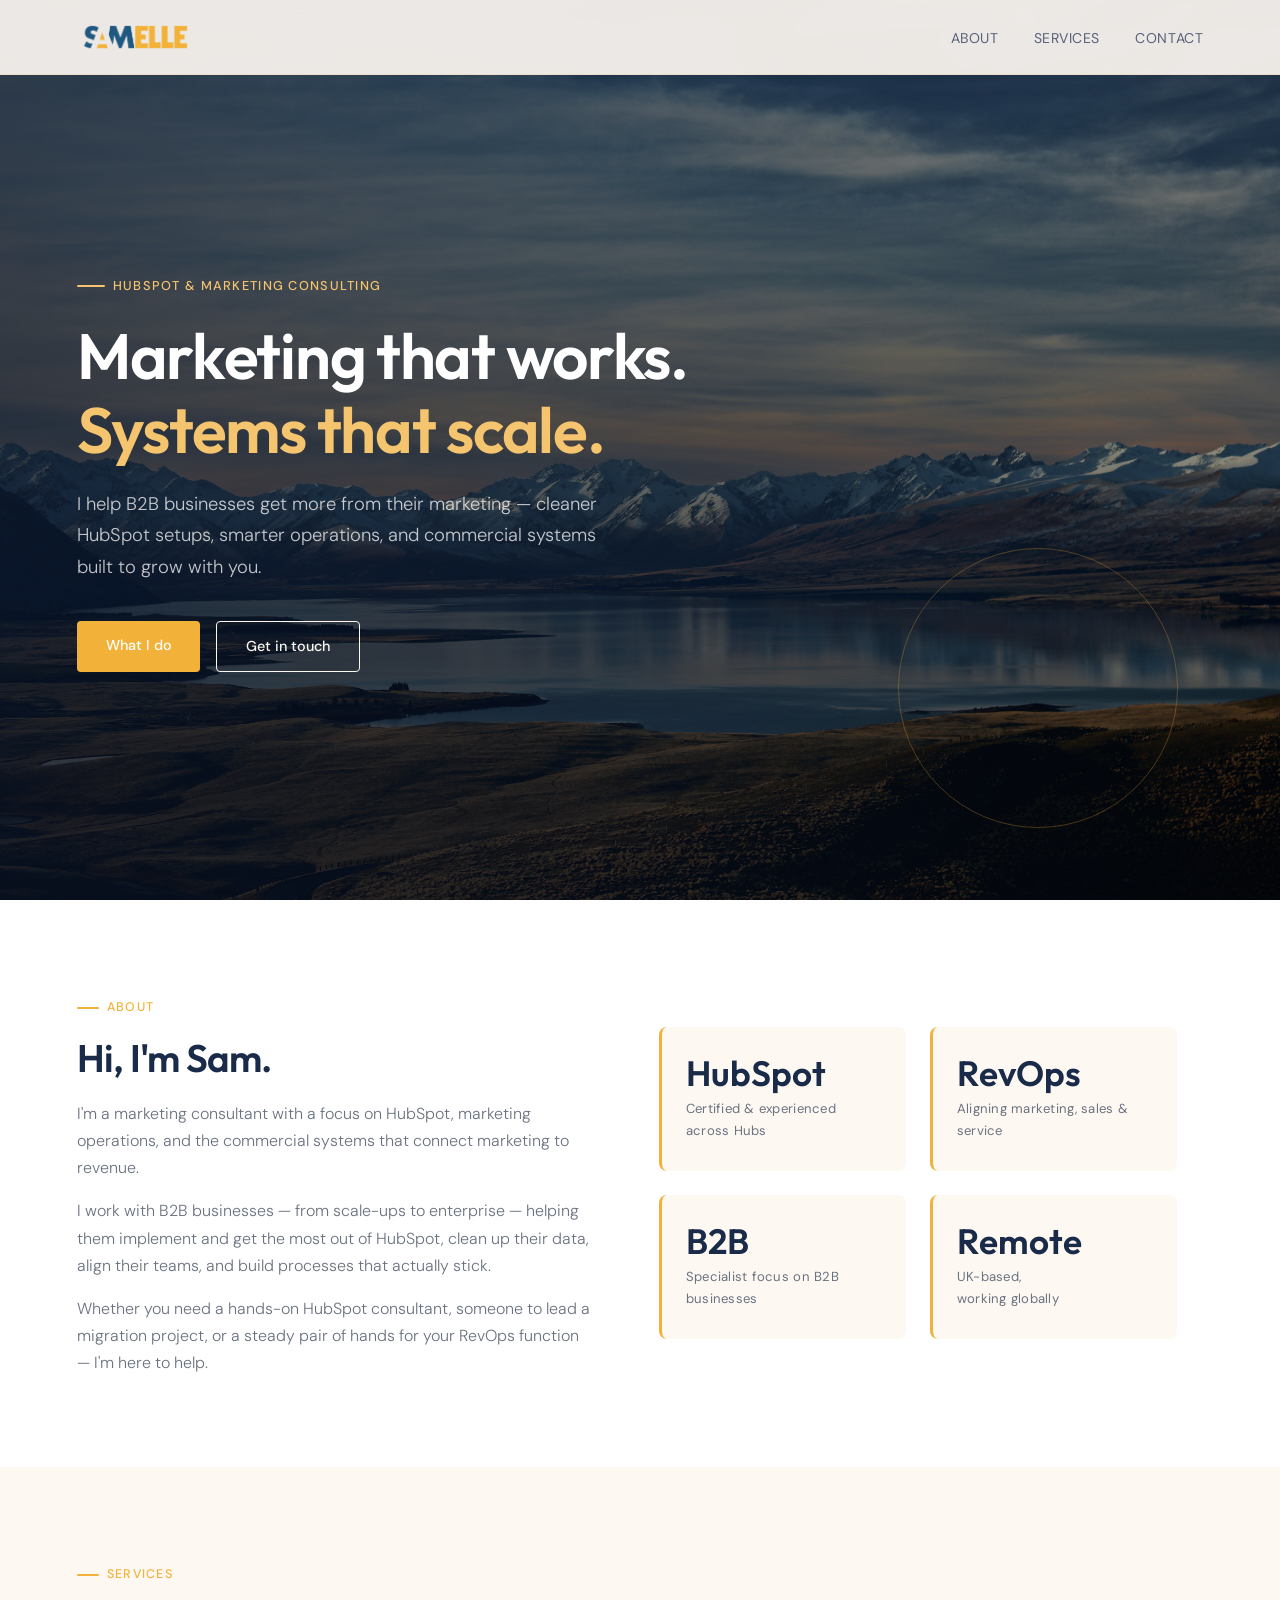
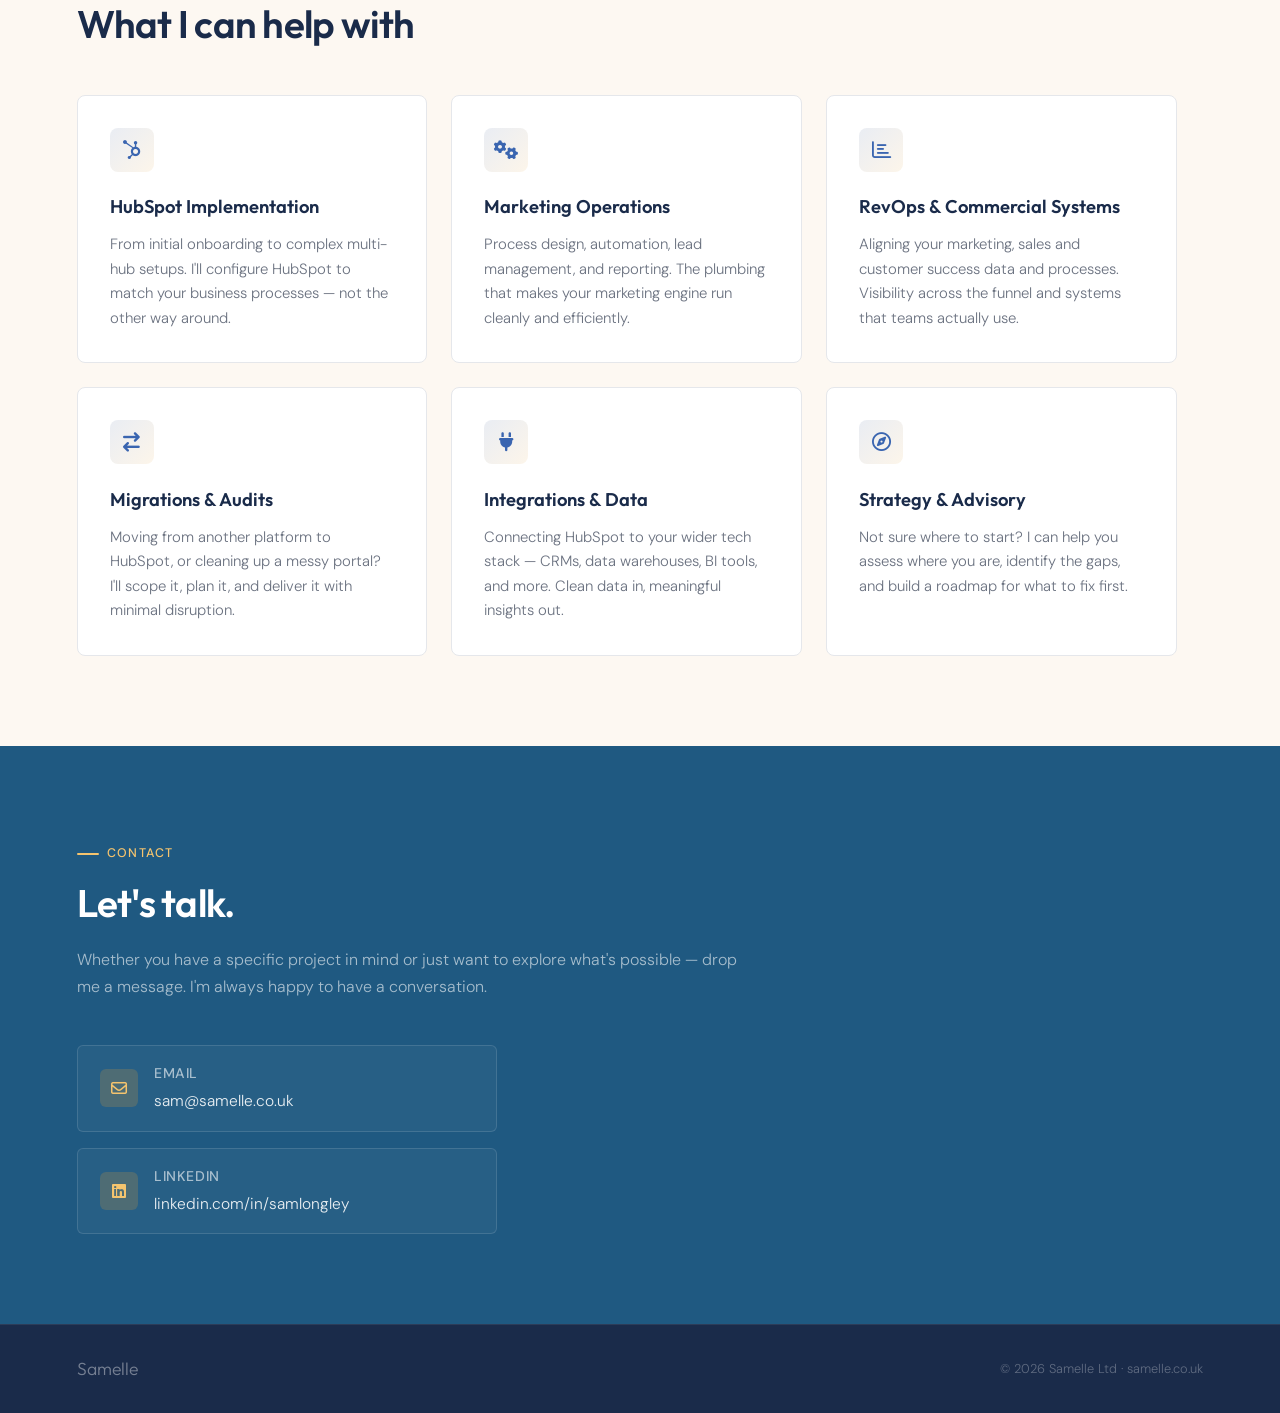
<file: index.html>
<!DOCTYPE html>
<html lang="en">
<head>
  <meta charset="UTF-8" />
  <meta name="viewport" content="width=device-width, initial-scale=1.0"/>
  <title>Samelle — HubSpot & Marketing Consulting</title>
  <meta name="description" content="Sam Longley — HubSpot consultant and marketing operations specialist helping businesses get more from their commercial systems.">
  <link rel="stylesheet" href="https://cdnjs.cloudflare.com/ajax/libs/font-awesome/6.5.0/css/all.min.css">
  <link rel="preconnect" href="https://fonts.googleapis.com">
  <link rel="preconnect" href="https://fonts.gstatic.com" crossorigin>
  <link href="https://fonts.googleapis.com/css2?family=Montserrat:ital,wght@0,100..900;1,100..900&family=Outfit:wght@100..900&display=swap" rel="stylesheet">
  <link href="https://fonts.googleapis.com/css2?family=Playfair+Display:wght@400;600&family=DM+Sans:wght@300;400;500&display=swap" rel="stylesheet">
  <link rel="icon" type="image/x-icon" href="favicon.ico">

  <style>
    *, *::before, *::after { box-sizing: border-box; margin: 0; padding: 0; }

    :root {
      --navy:   #1a2b4a;
      --blue:   #1f5981;
      --blue-mid: #3a65b0;
      --amber:  #f2b23a;
      --amber-light: #f5c46e;
      --cream:  #fdf8f2;
      --white:  #ffffff;
      --text:   #2a2a2a;
      --muted:  #6b7280;
      --border: #e5e7eb;
    }

    html { scroll-behavior: smooth; }

    body {
      font-family: 'DM Sans', sans-serif;
      font-weight: 300;
      color: var(--text);
      background: var(--cream);
      line-height: 1.7;
    }

    /* ── NAV ── */
    nav {
      position: fixed;
      top: 0; left: 0; right: 0;
      z-index: 100;
      display: flex;
      align-items: center;
      justify-content: space-between;
      padding: 1.2rem 6vw;
      background: rgba(253, 248, 242, 0.92);
      backdrop-filter: blur(8px);
      border-bottom: 1px solid rgba(232, 160, 48, 0.15);
      transition: box-shadow 0.3s;
    }

    nav.scrolled { box-shadow: 0 2px 20px rgba(26, 43, 74, 0.08); }

    .nav-logo {
      display: flex;
      align-items: center;
      gap: 0.6rem;
      text-decoration: none;
    }

    .logo-img {
      height: 36px;
      width: auto;
    }

    .logo-wordmark {
      font-family: 'Outfit', sans-serif;
      font-weight: 600;
      font-size: 1.35rem;
      color: var(--navy);
      letter-spacing: -0.01em;
    }

    .nav-links {
      display: flex;
      gap: 2.2rem;
      list-style: none;
    }

    .nav-links a {
      font-size: 0.88rem;
      font-weight: 400;
      letter-spacing: 0.04em;
      text-transform: uppercase;
      color: var(--navy);
      text-decoration: none;
      opacity: 0.7;
      transition: opacity 0.2s, color 0.2s;
    }

    .nav-links a:hover { opacity: 1; color: var(--blue); }

    /* ── HERO ── */
    #hero {
      min-height: 100vh;
      display: flex;
      align-items: center;
      padding: 120px 6vw 80px;
      position: relative;
      overflow: hidden;
      background-image: url('assets/img/header-bg.jpg');
      background-size: cover;
      background-position: center 40%;
    }

    #hero::before {
      content: '';
      position: absolute;
      inset: 0;
      background: linear-gradient(
        to right,
        rgba(10, 20, 40, 0.72) 0%,
        rgba(10, 20, 40, 0.45) 60%,
        rgba(10, 20, 40, 0.2) 100%
      );
      pointer-events: none;
    }

    #hero::after {
      content: '';
      position: absolute;
      bottom: 8%; right: 8%;
      width: 280px; height: 280px;
      border-radius: 50%;
      border: 1px solid rgba(232, 160, 48, 0.3);
      pointer-events: none;
      animation: breathe 6s ease-in-out infinite;
    }

    @keyframes breathe {
      0%, 100% { transform: scale(1); opacity: 0.4; }
      50%       { transform: scale(1.04); opacity: 0.8; }
    }

    .hero-inner {
      max-width: 760px;
      position: relative;
      z-index: 1;
      animation: fadeUp 0.9s ease both;
    }

    @keyframes fadeUp {
      from { opacity: 0; transform: translateY(28px); }
      to   { opacity: 1; transform: translateY(0); }
    }

    h1 {
      font-family: 'Outfit', sans-serif;
      font-size: clamp(2.4rem, 5vw, 4rem);
      font-weight: 600;
      line-height: 1.15;
      color: var(--white);
      margin-bottom: 1.4rem;
      letter-spacing: -0.02em;
    }

    h1 em {
      font-style: normal;
      color: var(--amber-light);
    }

    .hero-sub {
      font-size: 1.15rem;
      color: rgba(255,255,255,0.75);
      max-width: 520px;
      margin-bottom: 2.4rem;
      font-weight: 300;
    }

    .hero-eyebrow {
      display: inline-flex;
      align-items: center;
      gap: 0.5rem;
      font-size: 0.8rem;
      font-weight: 500;
      letter-spacing: 0.1em;
      text-transform: uppercase;
      color: var(--amber-light);
      margin-bottom: 1.4rem;
    }

    .hero-eyebrow::before {
      content: '';
      display: block;
      width: 28px; height: 2px;
      background: var(--amber-light);
      border-radius: 2px;
    }

    .btn-group { display: flex; gap: 1rem; flex-wrap: wrap; }

    .btn {
      display: inline-block;
      padding: 0.75rem 1.8rem;
      border-radius: 4px;
      font-family: 'DM Sans', sans-serif;
      font-size: 0.9rem;
      font-weight: 500;
      text-decoration: none;
      transition: all 0.2s;
    }

    .btn-primary {
      background: var(--amber);
      color: var(--white);
    }
    .btn-primary:hover { background: var(--blue); transform: translateY(-1px); }

    .btn-outline {
      border: 1.5px solid var(--cream);
      color: var(--cream);
    }
    .btn-outline:hover { border: 1.5px solid var(--blue); background: var(--blue); color: var(--white); transform: translateY(-1px); }

    /* ── SECTION SHARED ── */
    section { padding: 90px 6vw; }

    .section-label {
      display: inline-flex;
      align-items: center;
      gap: 0.5rem;
      font-size: 0.78rem;
      font-weight: 500;
      letter-spacing: 0.1em;
      text-transform: uppercase;
      color: var(--amber);
      margin-bottom: 1rem;
    }

    .section-label::before {
      content: '';
      display: block;
      width: 22px; height: 2px;
      background: var(--amber);
      border-radius: 2px;
    }

    h2 {
      font-family: 'Outfit', sans-serif;
      font-size: clamp(1.7rem, 3vw, 2.5rem);
      font-weight: 600;
      color: var(--navy);
      line-height: 1.2;
      margin-bottom: 1.2rem;
      letter-spacing: -0.02em;
    }

    /* ── ABOUT ── */
    #about { background: var(--white); }

    .about-grid {
      display: grid;
      grid-template-columns: 1fr 1fr;
      gap: 5vw;
      align-items: center;
      max-width: 1100px;
    }

    .about-text p {
      color: var(--muted);
      margin-bottom: 1rem;
      font-size: 1rem;
    }

    .about-text p:last-of-type { margin-bottom: 0; }

    .about-stats {
      display: grid;
      grid-template-columns: 1fr 1fr;
      gap: 1.5rem;
    }

    .stat-card {
      background: var(--cream);
      border-radius: 8px;
      padding: 1.8rem 1.5rem;
      border-left: 3px solid var(--amber);
    }

    .stat-num {
      font-family: 'Outfit', sans-serif;
      font-size: 2.2rem;
      font-weight: 600;
      color: var(--navy);
      line-height: 1;
      margin-bottom: 0.4rem;
    }

    .stat-label {
      font-size: 0.82rem;
      color: var(--muted);
      font-weight: 400;
      letter-spacing: 0.02em;
    }

    /* ── SERVICES ── */
    #services { background: var(--cream); }

    .services-header { max-width: 560px; margin-bottom: 3rem; }

    .services-grid {
      display: grid;
      grid-template-columns: repeat(auto-fit, minmax(280px, 1fr));
      gap: 1.5rem;
      max-width: 1100px;
    }

    .service-card {
      background: var(--white);
      border-radius: 8px;
      padding: 2rem;
      border: 1px solid var(--border);
      transition: box-shadow 0.25s, transform 0.25s, border-color 0.25s;
      position: relative;
      overflow: hidden;
    }

    .service-card::before {
      content: '';
      position: absolute;
      top: 0; left: 0; right: 0;
      height: 3px;
      background: linear-gradient(90deg, var(--blue-mid), var(--amber));
      transform: scaleX(0);
      transform-origin: left;
      transition: transform 0.3s ease;
    }

    .service-card:hover {
      box-shadow: 0 8px 32px rgba(26, 43, 74, 0.1);
      transform: translateY(-3px);
      border-color: transparent;
    }

    .service-card:hover::before { transform: scaleX(1); }

    .service-icon {
      width: 44px; height: 44px;
      border-radius: 8px;
      background: linear-gradient(135deg, rgba(43, 77, 140, 0.1), rgba(232, 160, 48, 0.1));
      display: flex; align-items: center; justify-content: center;
      margin-bottom: 1.2rem;
      font-size: 1.2rem;
      color: var(--blue-mid);
    }

    .service-card h3 {
      font-family: 'Outfit', sans-serif;
      font-size: 1.15rem;
      font-weight: 600;
      color: var(--navy);
      margin-bottom: 0.6rem;
    }

    .service-card p {
      font-size: 0.93rem;
      color: var(--muted);
      line-height: 1.65;
    }

    /* ── CONTACT ── */
    #contact {
      background: var(--blue);
      color: var(--white);
    }

    #contact .section-label { color: var(--amber-light); }
    #contact .section-label::before { background: var(--amber-light); }

    #contact h2 { color: var(--white); }

    .contact-inner {
      max-width: 680px;
    }

    .contact-sub {
      color: rgba(255,255,255,0.6);
      font-size: 1rem;
      margin-bottom: 2.8rem;
    }

    .contact-links {
      display: flex;
      flex-direction: column;
      gap: 1rem;
    }

    .contact-link {
      display: flex;
      align-items: center;
      gap: 1rem;
      text-decoration: none;
      padding: 1rem 1.4rem;
      border-radius: 6px;
      border: 1px solid rgba(255,255,255,0.12);
      background: rgba(255,255,255,0.04);
      transition: background 0.2s, border-color 0.2s, transform 0.2s;
      max-width: 420px;
    }

    .contact-link:hover {
      background: rgba(232, 160, 48, 0.12);
      border-color: rgba(232, 160, 48, 0.4);
      transform: translateX(4px);
    }

    .contact-link-icon {
      width: 38px; height: 38px;
      border-radius: 6px;
      background: rgba(232, 160, 48, 0.2);
      display: flex; align-items: center; justify-content: center;
      flex-shrink: 0;
      font-size: 1rem;
      color: var(--amber-light);
    }

    .contact-link-text strong {
      display: block;
      color: var(--white);
      font-size: 0.88rem;
      font-weight: 500;
      letter-spacing: 0.04em;
      text-transform: uppercase;
      opacity: 0.6;
      margin-bottom: 0.1rem;
    }

    .contact-link-text span {
      color: rgba(255,255,255,0.9);
      font-size: 0.97rem;
    }

    /* ── FOOTER ── */
    footer {
      background: var(--navy);
      border-top: 1px solid rgba(255,255,255,0.08);
      padding: 1.8rem 6vw;
      display: flex;
      align-items: center;
      justify-content: space-between;
      flex-wrap: wrap;
      gap: 1rem;
    }

    .footer-brand {
      font-family: 'Outfit', sans-serif;
      font-size: 1.1rem;
      color: rgba(255,255,255,0.4);
    }

    .footer-copy {
      font-size: 0.8rem;
      color: rgba(255,255,255,0.3);
    }

    /* ── RESPONSIVE ── */
    @media (max-width: 700px) {
      .about-grid { grid-template-columns: 1fr; }
      .about-stats { grid-template-columns: 1fr 1fr; }
      .nav-links { display: none; }
      section { padding: 70px 5vw; }
    }
  </style>
</head>
<body>

  <!-- NAV -->
  <nav id="nav">
    <a href="#hero" class="nav-logo">
      <!-- Replace the src below with your actual logo file, e.g. src="logo.svg" -->
      <!-- If you don't have a logo file yet, the wordmark below will show instead -->
      <img src="assets/img/Samelle_Logo_Colour-01.png" alt="Samelle" class="logo-img">
      <!--<span class="logo-wordmark">Samelle</span>-->
    </a>
    <ul class="nav-links">
      <li><a href="#about">About</a></li>
      <li><a href="#services">Services</a></li>
      <li><a href="#contact">Contact</a></li>
    </ul>
  </nav>

  <!-- HERO -->
  <section id="hero">
    <div class="hero-inner">
      <div class="hero-eyebrow">HubSpot & Marketing Consulting</div>
      <h1>Marketing that works.<br><em>Systems that scale.</em></h1>
      <p class="hero-sub">
        I help B2B businesses get more from their marketing — cleaner HubSpot setups, 
        smarter operations, and commercial systems built to grow with you.
      </p>
      <div class="btn-group">
        <a href="#services" class="btn btn-primary">What I do</a>
        <a href="#contact" class="btn btn-outline">Get in touch</a>
      </div>
    </div>
  </section>

  <!-- ABOUT -->
  <section id="about">
    <div class="about-grid">
      <div class="about-text">
        <div class="section-label">About</div>
        <h2>Hi, I'm Sam.</h2>
        <p>
          I'm a marketing consultant with a focus on HubSpot, marketing operations, 
          and the commercial systems that connect marketing to revenue.
        </p>
        <p>
          I work with B2B businesses — from scale-ups to enterprise — helping them 
          implement and get the most out of HubSpot, clean up their data, align their 
          teams, and build processes that actually stick.
        </p>
        <p>
          Whether you need a hands-on HubSpot consultant, someone to lead a migration 
          project, or a steady pair of hands for your RevOps function — I'm here to help.
        </p>
      </div>
      <div class="about-stats">
        <div class="stat-card">
          <div class="stat-num">HubSpot</div>
          <div class="stat-label">Certified & experienced across Hubs</div>
        </div>
        <div class="stat-card">
          <div class="stat-num">RevOps</div>
          <div class="stat-label">Aligning marketing, sales & service</div>
        </div>
        <div class="stat-card">
          <div class="stat-num">B2B</div>
          <div class="stat-label">Specialist focus on B2B businesses</div>
        </div>
        <div class="stat-card">
          <div class="stat-num">Remote</div>
          <div class="stat-label">UK-based, <br>working globally</div>
        </div>
      </div>
    </div>
  </section>

  <!-- SERVICES -->
  <section id="services">
    <div class="services-header">
      <div class="section-label">Services</div>
      <h2>What I can help with</h2>
    </div>
    <div class="services-grid">

      <div class="service-card">
        <div class="service-icon"><i class="fa-brands fa-hubspot"></i></div>
        <h3>HubSpot Implementation</h3>
        <p>From initial onboarding to complex multi-hub setups. I'll configure HubSpot to match your business processes — not the other way around.</p>
      </div>

      <div class="service-card">
        <div class="service-icon"><i class="fa-solid fa-gears"></i></div>
        <h3>Marketing Operations</h3>
        <p>Process design, automation, lead management, and reporting. The plumbing that makes your marketing engine run cleanly and efficiently.</p>
      </div>

      <div class="service-card">
        <div class="service-icon"><i class="fa-regular fa-chart-bar"></i></div>
        <h3>RevOps & Commercial Systems</h3>
        <p>Aligning your marketing, sales and customer success data and processes. Visibility across the funnel and systems that teams actually use.</p>
      </div>

      <div class="service-card">
        <div class="service-icon"><i class="fa-solid fa-arrow-right-arrow-left"></i></div>
        <h3>Migrations & Audits</h3>
        <p>Moving from another platform to HubSpot, or cleaning up a messy portal? I'll scope it, plan it, and deliver it with minimal disruption.</p>
      </div>

      <div class="service-card">
        <div class="service-icon"><i class="fa-solid fa-plug"></i></div>
        <h3>Integrations & Data</h3>
        <p>Connecting HubSpot to your wider tech stack — CRMs, data warehouses, BI tools, and more. Clean data in, meaningful insights out.</p>
      </div>

      <div class="service-card">
        <div class="service-icon"><i class="fa-regular fa-compass"></i></div>
        <h3>Strategy & Advisory</h3>
        <p>Not sure where to start? I can help you assess where you are, identify the gaps, and build a roadmap for what to fix first.</p>
      </div>

    </div>
  </section>

  <!-- CONTACT -->
  <section id="contact">
    <div class="contact-inner">
      <div class="section-label">Contact</div>
      <h2>Let's talk.</h2>
      <p class="contact-sub">
        Whether you have a specific project in mind or just want to explore what's possible — 
        drop me a message. I'm always happy to have a conversation.
      </p>
      <div class="contact-links">
        <a href="mailto:sam@samelle.co.uk" class="contact-link">
          <div class="contact-link-icon"><i class="fa-regular fa-envelope"></i></div>
          <div class="contact-link-text">
            <strong>Email</strong>
            <span><span class="__cf_email__" data-cfemail="aad9cbc7ead9cbc7cfc6c6cf84c9c584dfc1">sam@samelle.co.uk</span></span>
          </div>
        </a>
        <a href="https://www.linkedin.com/in/samlongley" target="_blank" rel="noopener" class="contact-link">
          <div class="contact-link-icon"><i class="fa-brands fa-linkedin"></i></div>
          <div class="contact-link-text">
            <strong>LinkedIn</strong>
            <span>linkedin.com/in/samlongley</span>
          </div>
        </a>
      </div>
    </div>
  </section>

  <!-- FOOTER -->
  <footer>
    <span class="footer-brand">Samelle</span>
    <span class="footer-copy">© 2026 Samelle Ltd · samelle.co.uk</span>
  </footer>

  <script>
    const nav = document.getElementById('nav');
    window.addEventListener('scroll', () => {
      nav.classList.toggle('scrolled', window.scrollY > 20);
    });
  </script>

</body>
</html>
</file>
